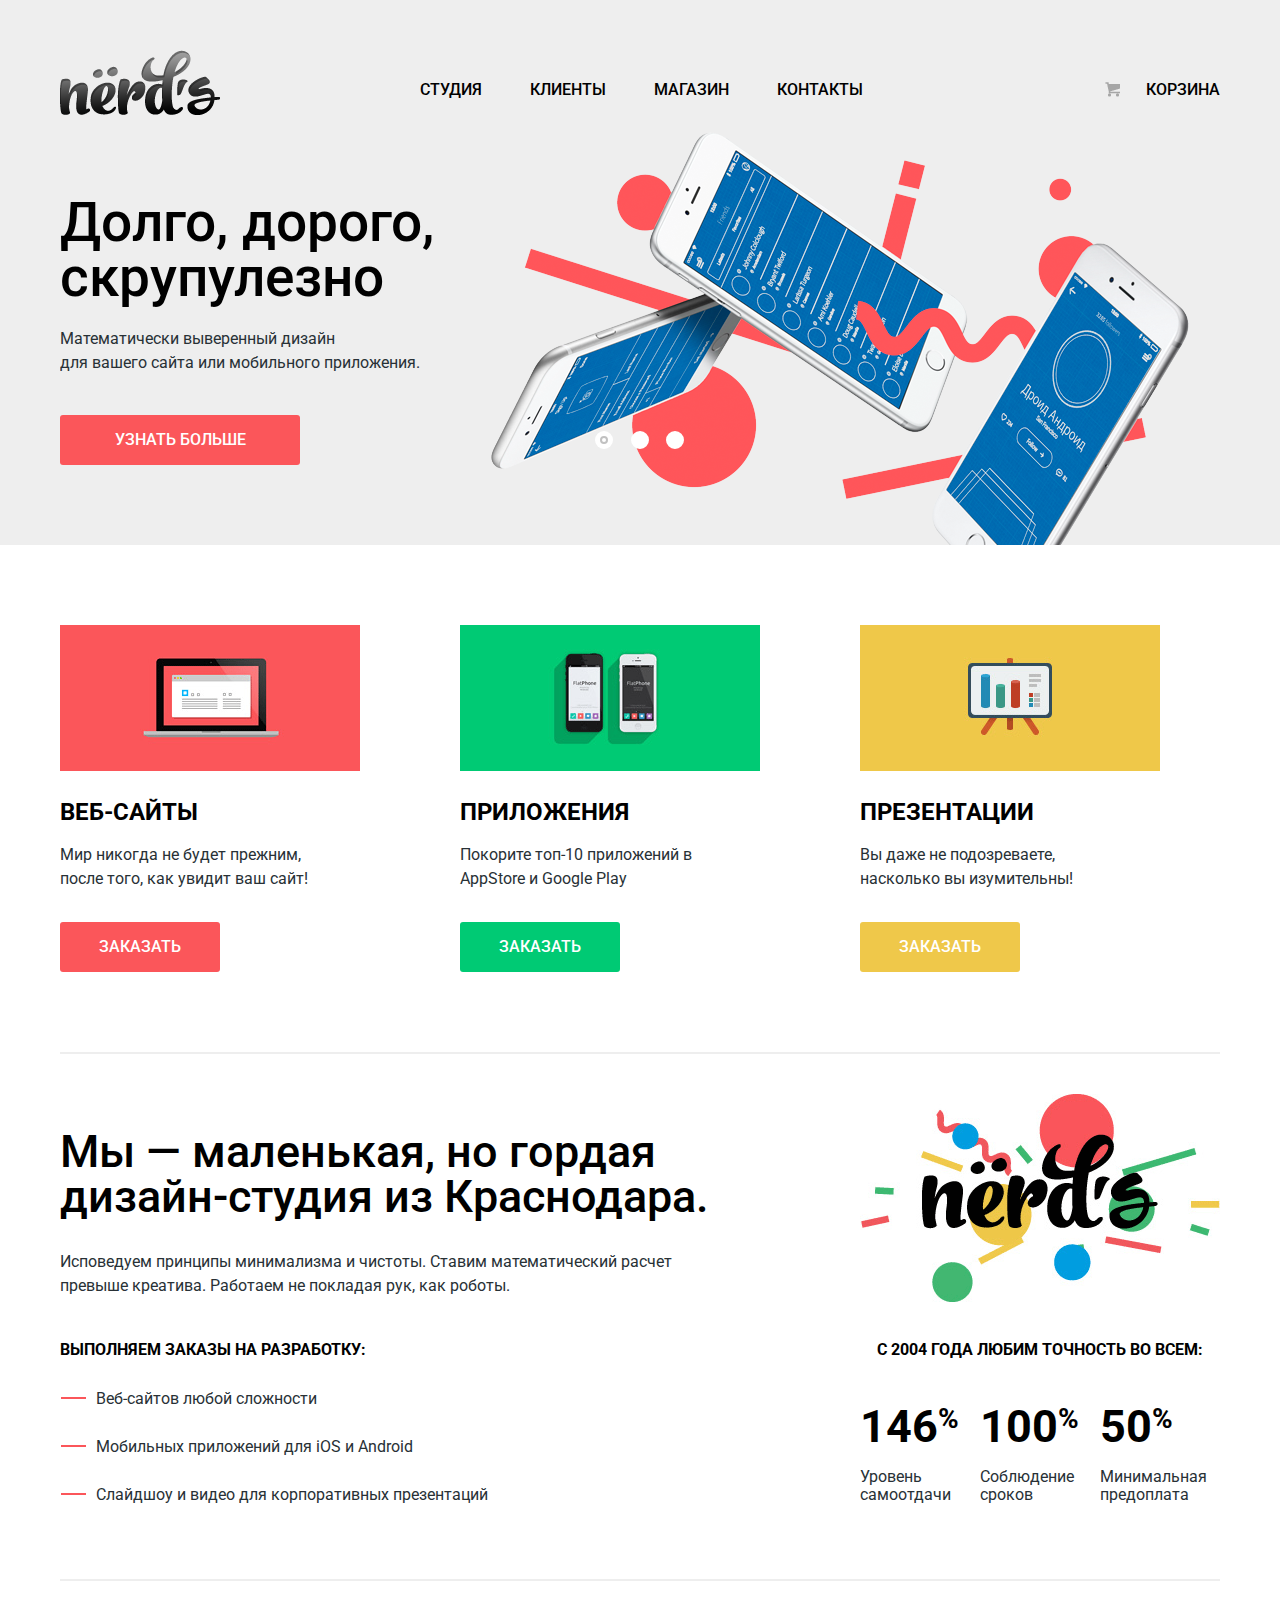
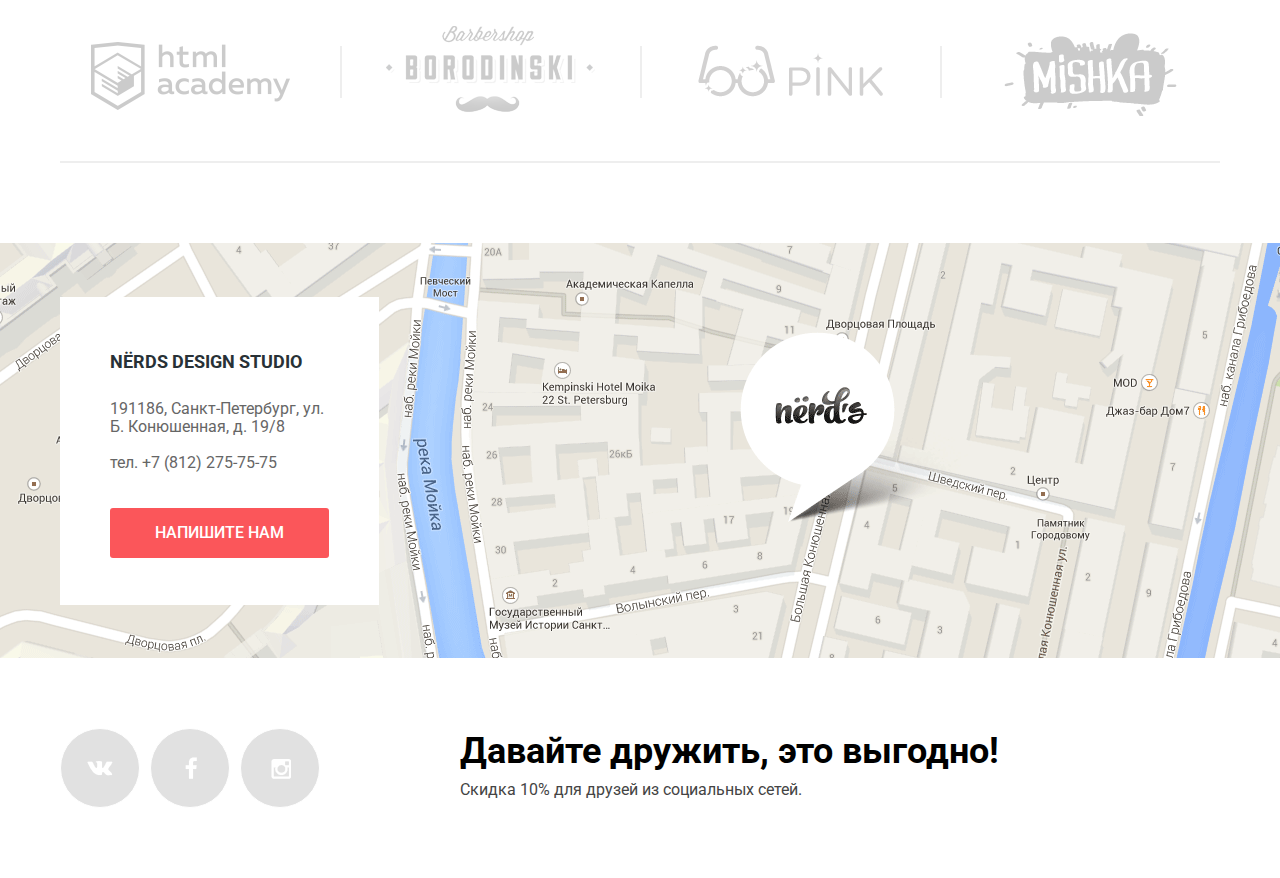
<file: index.html>
<!DOCTYPE html>
<html lang="ru">
    <head>
    <link href="css/normalize.min.css" rel="stylesheet">
    <link href="css/style.min.css" rel="stylesheet">
    <link href="https://fonts.googleapis.com/css?family=Roboto:400,500,700&amp;subset=cyrillic" rel="stylesheet">
    <meta charset="utf-8">
    <title>HTML Academy: Нёрдс</title>
  </head>
    <body>
        <header class="main-header">
            <div class="container clearfix">
                <nav class="main-navigation clearfix">
                    <div class="logo">
                        <a><img src="img/logo.png" width="160" height="65" alt="Нёрдс"></a>
                    </div>
                    <ul class="main-menu">
                        <li><a href="#">Студия</a></li>
                        <li><a href="#">Клиенты</a></li>
                        <li><a href="catalog.html">Магазин</a></li>
                        <li><a href="#">Контакты</a></li>
                    </ul>
                </nav>
                <div class="cart">
                    <a href="#">Корзина</a>
                </div>
                <div class="slider">
                    <input type="radio" id="btn-1" name="toggle" checked>
                    <input type="radio" id="btn-2" name="toggle">
                    <input type="radio" id="btn-3" name="toggle">
                    <div class="slider-controls">
                        <label for="btn-1"></label>
                        <label for="btn-2"></label>
                        <label for="btn-3"></label>
                </div>
                    <div class="slides">
                        <div class="slide-feature">
                            <div class="slide-text">
                                <h2>Долго, дорого, скрупулезно</h2>
                                <p>Математически выверенный дизайн<br>
                                для вашего сайта или мобильного приложения.</p>
                                <a class="btn" href="#">Узнать больше</a>
                            </div>
                        </div>
                        <div class="slide-feature">
                           <div class="slide-text">
                                <h2>Любим математику, как никто другой</h2>
                                <p>Никакого креатива, только математические формулы<br>
                                для расчета идеальных пропорций.</p>
                            <a class="btn" href="#">Узнать больше</a>
                            </div>
</div>
                        <div class="slide-feature">
                           <div class="slide-text">
                            <h2>Только ночь,<br> только хардкор</h2>
                                <p>Работать днем, как все? Мы против этого.<br>
                                Ближе к полуночи работа только начинается</p>
                                <a class="btn" href="#">Узнать больше</a>
                            </div>
</div>
                    </div>
                </div>
            </div>
        </header>
        <main>
            <div class="offers">
                <div class="container clearfix">
                    <div class="offer-column">
                       <img src="img/sites.png" width="300" height="146" alt="Веб-сайты">
                       <h3>Веб-сайты</h3>
                       <p>Мир никогда не будет прежним,<br>
                       после того, как увидит ваш сайт!</p>
                       <a href="#" class="btn btn-red">Заказать</a>
                    </div>
                    <div class="offer-column ">
                        <img src="img/apps.png" width="300" height="146" alt="Приложения">
                        <h3>Приложения</h3>
                        <p>Покорите топ-10 приложений в<br>
                        AppStore и Google Play</p>
                        <a href="#" class="btn btn-green">Заказать</a>
                    </div>
                    <div class="offer-column">
                        <img src="img/presentations.png" width="300" height="146" alt="Презентации">
                        <h3>Презентации</h3>
                        <p>Вы даже не подозреваете,<br>
                        насколько вы изумительны!</p>
                        <a href="#" class="btn btn-yellow">Заказать</a>

                    </div>
                    <div class="hr"></div>
                </div>
            </div>
            <div class="studio">
                <div class="container clearfix">
                    <div class="studio-features column-left">
                        <header class="features-header">Мы 	&mdash; маленькая, но гордая дизайн-студия из Краснодара.</header>
                        <p>Исповедуем принципы минимализма и чистоты. Ставим математический расчет превыше креатива. Работаем не покладая рук, как роботы.</p>
                        <h5>Выполняем заказы на разработку:</h5>
                        <ul>
                            <li>Веб-сайтов любой сложности</li>
                            <li>Мобильных приложений для iOS и Android</li>
                            <li>Слайдшоу и видео для корпоративных презентаций</li>
                        </ul>
                    </div>
                    <div class="studio-features column-right clearfix">
                        <img src="img/nerds.png" width="360" height="208" alt="Nerds">
                        <b class="subtitle">С 2004 года любим точность во всем:</b>
                        <div class="statistics clearfix">
                            <div class="statistics-column">
                                <span class="statistics-percent">146<sup>%</sup></span>
                                <p>Уровень самоотдачи</p>
                            </div>
                            <div class="statistics-column">
                                <span class="statistics-percent">100<sup>%</sup></span>
                                <p>Соблюдение сроков</p>
                            </div>
                            <div class="statistics-column">
                                <span class="statistics-percent">50<sup>%</sup></span>
                                <p>Минимальная предоплата</p>
                            </div>

                        </div>
                    </div>
                    <div class="our-clients clearfix">
                        <a href="#"><img src="img/c_htmlacademy.png" width="199" height="90" alt="HTML academy"></a>
                        <a href="#"><img src="img/c_barbershop.png" width="209" height="90" alt="Barbershop"></a>
                        <a href="#"><img src="img/c_pink.png" width="185" height="90" alt="Pink"></a>
                        <a href="#"><img src="img/c_mishka.png" width="173" height="90" alt="Mishka"></a>
                    </div>
                </div>
            </div>
        </main>
        <div class="contacts">
            <script type="text/javascript" charset="utf-8" async src="https://api-maps.yandex.ru/services/constructor/1.0/js/?sid=lVzua_i5UKK4bSViqxrnRqokc0dyRSr1&amp;width=100%25&amp;height=415&amp;lang=ru_RU&amp;sourceType=constructor&amp;scroll=true"></script>
            <div class="container clearfix">
                <div class="address">
                    <h4>Nёrds design studio</h4>
                    <p>191186, Санкт-Петербург, ул. Б. Конюшенная, д. 19/8</p>
                    <p>тел. +7 (812) 275-75-75</p>
                    <a href="feedback.html" class="btn feedback">Напишите нам</a>
                </div>
            </div>
</div>
        <footer>
            <div class="container clearfix">
                <div class="social">
                    <ul>
                        <li><a class="social-btn vk" href="#">Вконтакте</a></li>
                        <li><a class="social-btn facebook" href="#">Facebook</a></li>
                        <li><a class="social-btn instagram" href="#">Instagram</a></li>
                    </ul>
              </div>
                <div class="social-discount">
                    <div class="discount-header">Давайте дружить, это выгодно!</div>
                    <p>Скидка 10% для друзей из социальных сетей.</p>
                </div>
            </div>
        </footer>
        <div class="modal-feedback">
           <button class="modal-feedback-close" type="button" title="Закрыть">Закрыть</button>
            <h2 class="modal-feedback-title">Напишите нам</h2>
            <form class="feedback-form" method="post" action="#">
                <div class="feedback-column"><label><span class="feedback-label">Ваше имя:</span><input type="text" id="username" name="username" placeholder="Представьтесь, пожалуйста"></label></div>
                
                <div class="feedback-column"><label><span class="feedback-label">Ваш e-mail:</span><input type="email" id="email" name="email" placeholder="Для отправки ответа"></label></div>
                
                <div class="feedback-textarea"><label><span class="feedback-label">Текст письма:</span><textarea id="message" name="message" rows="5" placeholder="В свободной форме"></textarea></label></div>
                <input type="submit" class="btn" value="Отправить">
            </form>
        </div>
        <script src="js/feedback.min.js"></script>
    </body>
</html>
</file>
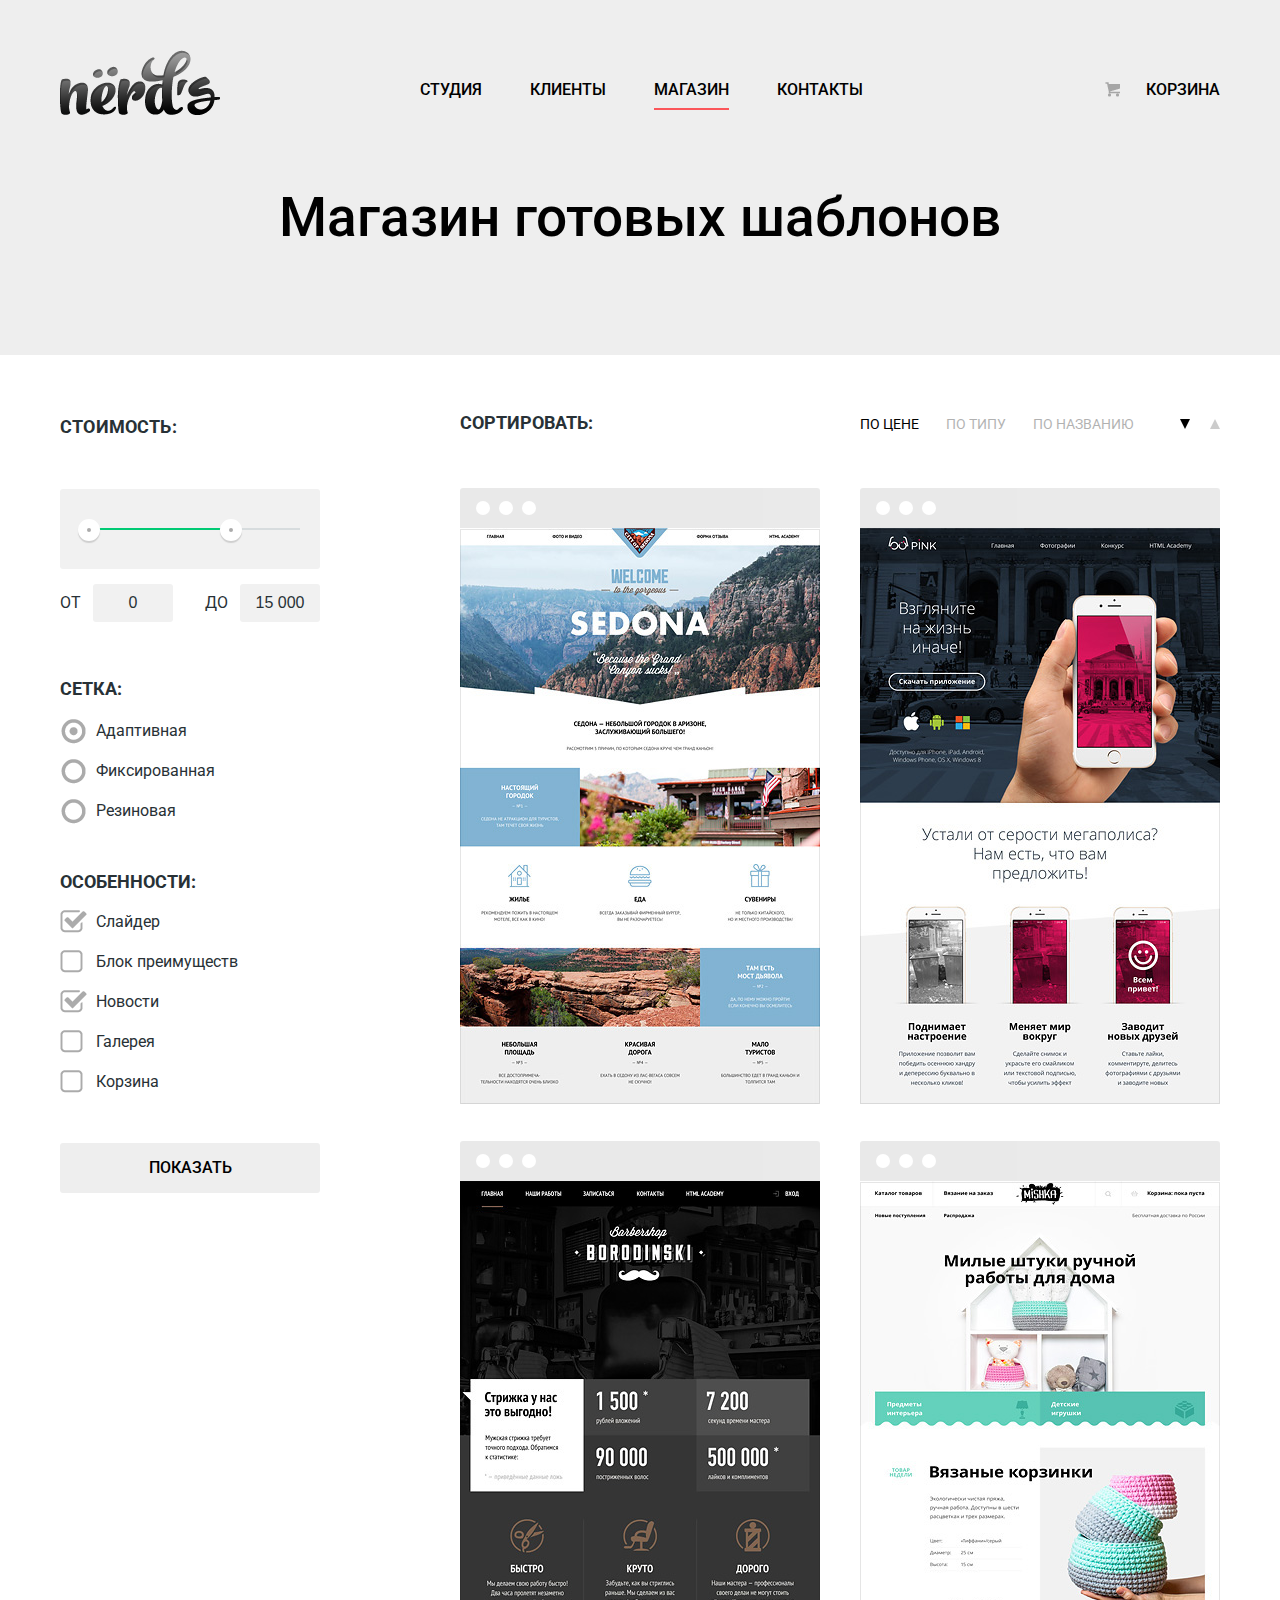
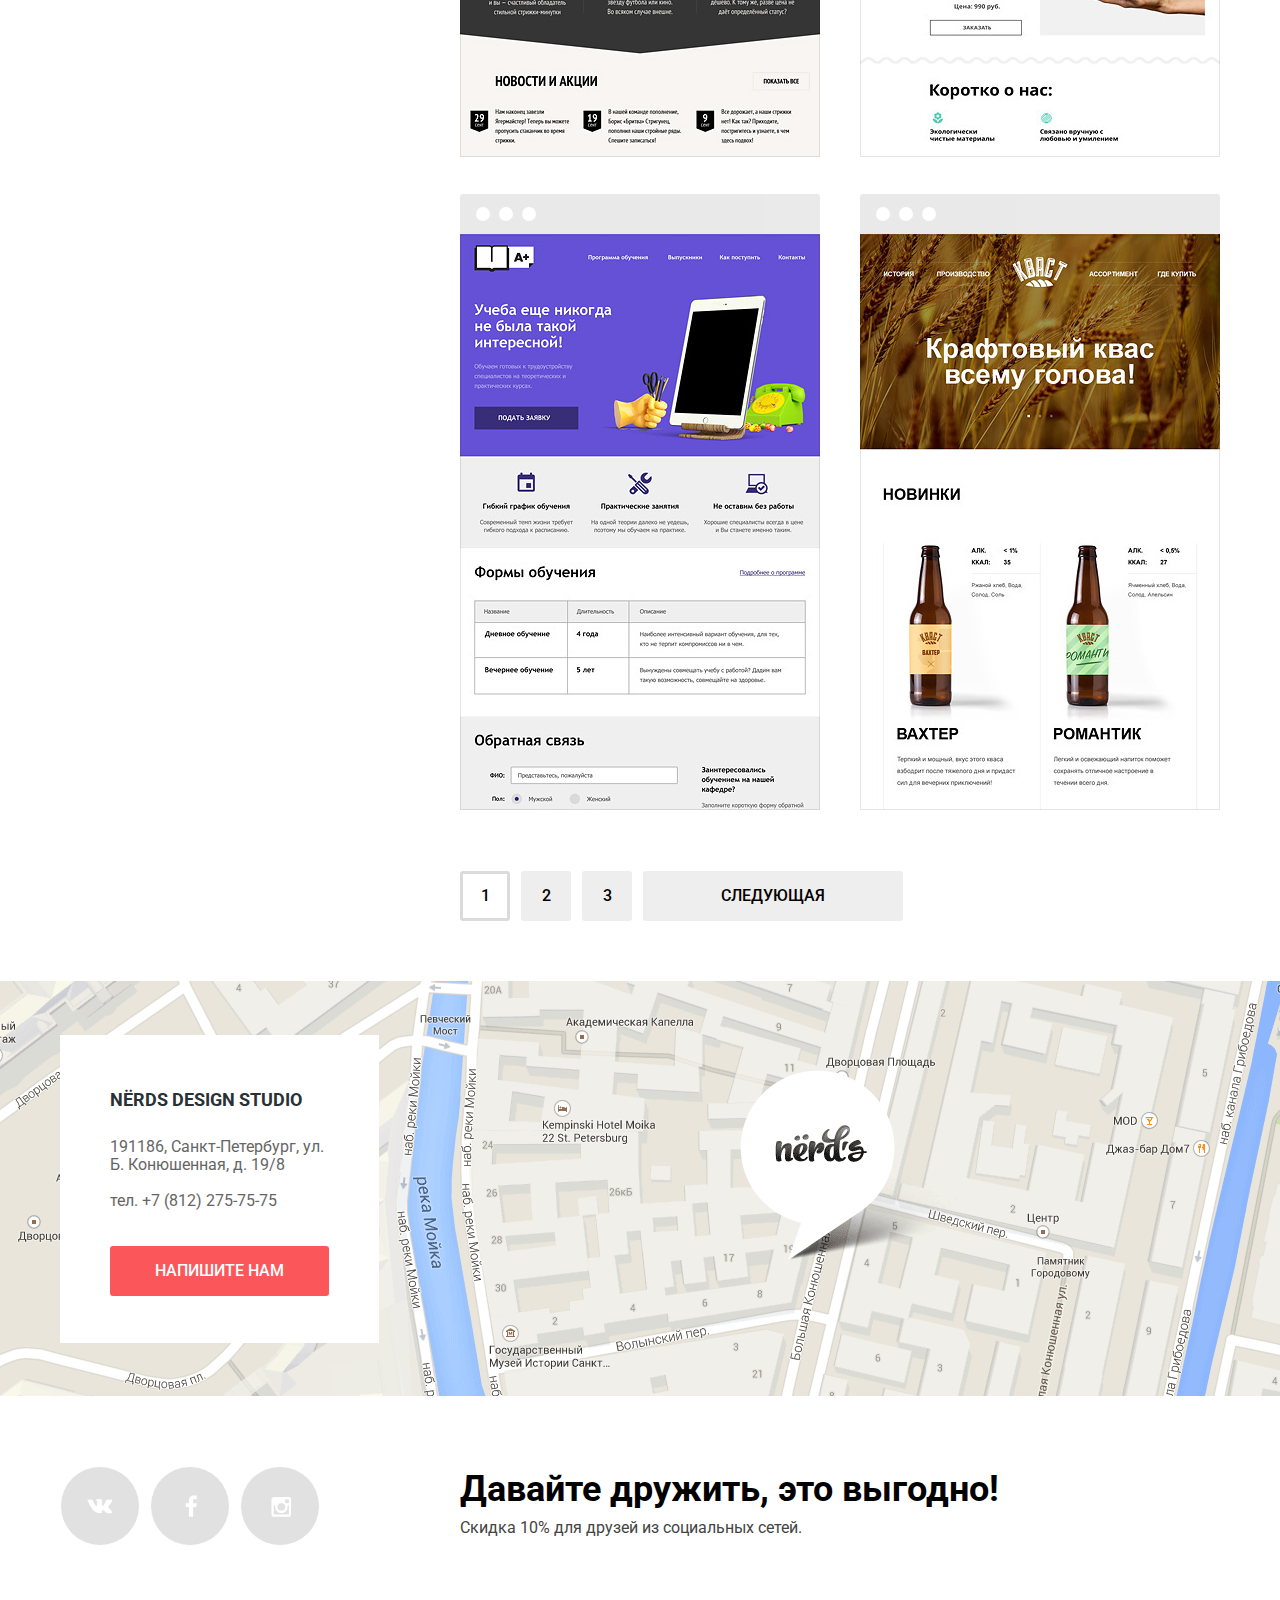
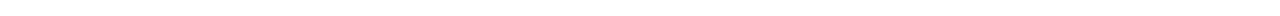
<file: catalog.html>
<!DOCTYPE html>
<html lang="ru" class="no-js">
    <head>
        <link href="css/normalize.min.css" rel="stylesheet">
        <link href="css/style.min.css" rel="stylesheet">
        <meta charset="utf-8">
        <link href="https://fonts.googleapis.com/css?family=Roboto:400,500,700&amp;subset=cyrillic" rel="stylesheet">
        <title>Магазин готовых шаблонов: Нёрдс</title>
    </head>
    <body>
        <header class="main-header">
            <div class="container clearfix">
                <nav class="main-navigation clearfix">
                    <div class="logo">
                        <a href="index.html"><img src="img/logo.png" width="160" height="65" alt="Нёрдс"></a>
                    </div>
                    <ul class="main-menu">
                        <li><a href="index.html">Студия</a></li>
                        <li><a href="#">Клиенты</a></li>
                        <li  class="active"><a>Магазин</a></li>
                        <li><a href="#">Контакты</a></li>
                    </ul>
                </nav>
                <div class="cart">
                    <a href="#">Корзина</a>
                </div>
                <h1>Магазин готовых шаблонов</h1>
            </div>

        </header>
        <main>
            <div class="container clearfix">
                <div class="catalog-filters">
                    <form action="#" method="get">
                        <div class="filter-price">
                            <b class="filter-group">Стоимость:</b>
                            <div class="range-filter">
                            <div class="range-controls">
                                <div class="scale">
                                <div class="bar"></div>
                                </div>
                                <div class="toggle min-toggle"></div>
                                <div class="toggle max-toggle"></div>
                            </div>
                            <div class="price-controls">
                                <label>от<input class="min-price" name="min-price" type="text" value="0"></label>
                                <label>до<input class="max-price" name="max-price" type="text" value="15 000"></label>
                            </div>
                            </div>
                        </div>
                        <div class="filter-grid">
                            <b class="filter-group">Сетка:</b>
                            <label class="filter-label"><input type="radio" name="grid" value="adaptive" checked>Адаптивная<span></span></label>
                            <label class="filter-label"><input type="radio" name="grid" value="fixed">Фиксированная<span></span></label>
                            <label class="filter-label"><input type="radio" name="grid" value="liquid">Резиновая<span></span></label>
                        </div>
                        <div class= "filter-features">
                            <b class="filter-group">Особенности:</b>
                            <label class="filter-label"><input type="checkbox" name="slider" id="slider" checked>Слайдер<span></span></label>
                            <label class="filter-label"><input type="checkbox" name="features-block" id="features-block">Блок преимуществ<span></span></label>
                            <label class="filter-label"><input type="checkbox" name="news" id="news" checked>Новости<span></span></label>
                            <label class="filter-label"><input type="checkbox" name="gallery" id="gallery">Галерея<span></span></label>
                            <label class="filter-label"><input type="checkbox" name="cart" id="cart">Корзина<span></span></label>
                        </div>
                        <input type="submit" value="Показать" class="btn js-submit">
                        <a class="btn no-js-submit" href="#">Показать</a>
                    </form>
                </div>
                <div class="catalog-gallery">
                    <div class="catalog-sorting clearfix">
                    <span class="sorting-header">Сортировать:</span>
                    <div class="select-type">
                        <ul>
                          <li><a class="active" href="#">По цене</a></li>
                          <li><a href="#">По типу</a></li>
                          <li><a href="#">По названию</a></li>
                        </ul>
                    </div>
                        <div class="sorting-type">
                            <ul class="clearfix">
                                <li class="triangle-down"><a class="active" href="#"></a></li>
                                <li class="triangle-up"><a href="#"></a></li>
                            </ul>
                        </div>
                    </div>
                        <div class="catalog-item-list clearfix">

                            <!--Sedona-->
                            <div class="catalog-item">
                                <div class="catalog-item-top"></div>
                                <img src="img/g_sedona.jpg" width="360" height="575" alt="Sedona">
                                <div class="catalog-item-info">
                                    <h2><a class="catalog-item-name" href="#">Sedona</a></h2>
                                    <p>Информационный сайт<br>для туристов.</p>
                                    <a href="#" class="buy-item">9 900 руб.</a>
                                </div>
                            </div>

                            <!--Pink-->
                            <div class="catalog-item">
                                <div class="catalog-item-top"></div>
                                <img src="img/g_pink.jpg" width="360" height="575" alt="Pink">
                                <div class="catalog-item-info">
                                    <h2><a class="catalog-item-name" href="#">Pink app</a></h2>
                                    <p>Продуктовый лендинг<br>приложения для iOS и Android</p>
                                    <a class="buy-item" href="#">9 900 руб.</a>
                                </div>
                            </div>

                            <!--Borodinsky-->
                            <div class="catalog-item">
                                <div class="catalog-item-top"></div>
                                <img src="img/g_barbershop.jpg" width="360" height="575" alt="Barbershop Borodinsky">
                                <div class="catalog-item-info">
                                    <h2><a class="catalog-item-name" href="#">Barbershop</a></h2>
                                    <p>Сайт салона красоты.<br>Для мужчин, да.</p>
                                    <a class="buy-item" href="#">9 900 руб.</a>
                                </div>
                            </div>

                            <!--Mishka-->
                            <div class="catalog-item">
                                <div class="catalog-item-top"></div>
                                <img src="img/g_mishka.jpg" width="360" height="575" alt="Mishka">
                                <div class="catalog-item-info">
                                    <h2><a class="catalog-item-name" href="#">Mishka</a></h2>
                                    <p>Интернет-магазин<br>вязаных игрушек</p>
                                    <a class="buy-item" href="#">9 900 руб.</a>
                                </div>
                            </div>

                            <!--Обучение-->
                            <div class="catalog-item">
                                <div class="catalog-item-top"></div>
                                <img src="img/g_aplus.jpg" width="360" height="575" alt="A plus">
                                <div class="catalog-item-info">
                                    <h2><a class="catalog-item-name" href="#">A plus</a></h2>
                                    <p>Лендинг курсов повышения<br>квалификации</p>
                                    <a class="buy-item" href="#">9 900 руб.</a>
                                </div>
                            </div>

                            <!--Кваст-->
                            <div class="catalog-item">
                                <div class="catalog-item-top"></div>
                                <img src="img/g_kvas.jpg" width="360" height="575" alt="Кваст">
                                <div class="catalog-item-info">
                                    <h2><a class="catalog-item-name" href="#">Кваст</a></h2>
                                    <p>Промо-сайт производителя<br>крафтового кваса</p>
                                    <a class="buy-item" href="#">9 900 руб.</a>
                                </div>
                            </div>
                        </div>

                <div class="pagination">
                   <ul>
                       <li class="page-btn page-btn-active"><a>1</a></li>
                       <li class="page-btn"><a href="#">2</a></li>
                       <li class="page-btn"><a href="#">3</a></li>
                       <li class="page-btn next-page"><a href="#">Следующая</a></li>
                    </ul>
                </div>
                </div>
            </div>
        </main>
        <div class="contacts">
           <script type="text/javascript" charset="utf-8" async src="https://api-maps.yandex.ru/services/constructor/1.0/js/?sid=lVzua_i5UKK4bSViqxrnRqokc0dyRSr1&amp;width=100%25&amp;height=415&amp;lang=ru_RU&amp;sourceType=constructor&amp;scroll=true"></script>
            <div class="container clearfix">
                <div class="address">
                    <h4>Nёrds design studio</h4>
                    <p>191186, Санкт-Петербург, ул. Б. Конюшенная, д. 19/8</p>
                    <p>тел. +7 (812) 275-75-75</p>
                    <a href="feedback.html" class="btn">Напишите нам</a>
                </div>
            </div>
        </div>
        <footer>
            <div class="container clearfix">
                <div class="social">
                    <ul>
                        <li><a class="social-btn vk" href="#">Вконтакте</a></li>
                        <li><a class="social-btn facebook" href="#">Facebook</a></li>
                        <li><a class="social-btn instagram" href="#">Instagram</a></li>
                    </ul>
                </div>
                <div class="social-discount">
                    <div class="discount-header">Давайте дружить, это выгодно!</div>
                    <p>Скидка 10% для друзей из социальных сетей.</p>
                </div>
            </div>
        </footer>
        <div class="modal-feedback">
           <button class="modal-feedback-close" type="button" title="Закрыть">Закрыть</button>
            <h2 class="modal-feedback-title">Напишите нам</h2>
            <form class="feedback-form" method="post" action="#">
                <div class="feedback-column"><label><span class="feedback-label">Ваше имя:</span><input type="text" id="username" name="username" placeholder="Представьтесь, пожалуйста"></label></div>
                
                <div class="feedback-column"><label><span class="feedback-label">Ваш e-mail:</span><input type="email" id="email" name="email" placeholder="Для отправки ответа"></label></div>
                
                <div class="feedback-textarea"><label><span class="feedback-label">Текст письма:</span><textarea id="message" name="message" rows="5" placeholder="В свободной форме"></textarea></label></div>
                <input type="submit" class="btn" value="Отправить">
            </form>
        </div>
        <script>
            var html = document.documentElement;
            html.className = html.className.replace("no-js", "js");
        </script>
        <script src="js/feedback.min.js"></script>
    </body>
</html>
</file>
<file: css/style.min.css>
.offer-column h3,body{font-family:Roboto,Verdana,sans-serif;padding:0}body{min-width:1200px;font-size:16px;line-height:24px;color:#283136;font-weight:400}.catalog-item img{max-width:100%;height:auto}.offer-column h3{font-weight:700;margin:0;text-transform:uppercase;color:#000;font-size:24px;line-height:30px}.clearfix::after{content:"";display:table;clear:both}.main-header{padding-top:50px;background-color:#eee}.container{width:1160px;padding:0 20px;margin:0 auto}.logo,.main-navigation{width:980px;float:left}.logo{width:160px;margin-right:200px}.logo,.logo a{line-height:0}.main-navigation ul{list-style:none;width:620px;float:left;padding:0;margin:0;font-size:0}.cart,.logo a,.main-navigation li{display:inline-block;vertical-align:top}.main-navigation li{margin-right:48px;padding:25px 0 3px;white-space:nowrap;position:relative}.cart,.slider{position:relative}.cart{max-width:160px;float:right;padding-bottom:3px;padding-top:25px;padding-left:40px;text-align:right}.cart::before{content:"";width:16px;height:16px;background-image:url(../img/sprite.png);background-position:0 -11px;position:absolute;top:32px;right:99px;opacity:.3}.cart a,.main-menu a{display:block;font-size:16px;line-height:30px;font-weight:500;color:#000;text-transform:uppercase;text-decoration:none;position:relative}.main-header .active{color:#000;border-bottom:solid 2px #fb565a}.main-header .active:hover{color:#000}.cart a:hover,.main-menu a:hover{color:#fb565a}.cart a:active,.main-menu a:active{color:#000;opacity:.3}.logo:hover{opacity:.8}.logo a:active{opacity:.3}.slider{clear:both;width:1160px;height:430px;margin:0 auto}.slides{min-height:430px}.slider input{position:absolute;opacity:0}.slider-controls{position:absolute;bottom:96px;width:240px;height:18px;left:50%;margin-left:-112px;text-align:center;z-index:100;font-size:0}.slider-controls label{display:inline-block;vertical-align:top;width:8px;height:8px;margin:0 17px 0 0;background-color:#fff;border:5px solid #fff;border-radius:50%;cursor:pointer}#btn-1:checked~.slider-controls label[for=btn-1],#btn-2:checked~.slider-controls label[for=btn-2],#btn-3:checked~.slider-controls label[for=btn-3]{margin:5px 23px 5px 5px;width:4px;height:4px;border:2px solid #c1c1c1;box-shadow:0 0 0 5px #fff;vertical-align:top}.slide-feature{width:100%;height:100%;overflow:hidden;background-color:#eee;position:absolute;top:0;left:0;display:none}.slide-feature:nth-child(1){background-image:url(../img/slide1.png);background-color:#eee;background-repeat:no-repeat;background-position:431px 17px}.slide-feature:nth-child(2),.slide-feature:nth-child(3){background-image:url(../img/slide2.png);background-color:#eee;background-repeat:no-repeat;background-position:496px 0}.slide-feature:nth-child(3){background-image:url(../img/slide3.png);background-position:401px 18px}#btn-1:checked~.slides .slide-feature:nth-child(1),#btn-2:checked~.slides .slide-feature:nth-child(2),#btn-3:checked~.slides .slide-feature:nth-child(3){display:block}.slide-text{width:560px;margin-top:80px}.catalog-item h2,.main-header h1,.slide-feature h2{font-size:55px;line-height:55px;color:#000;font-weight:500;font-family:Roboto,Verdana,sans-serif}.slide-feature h2{margin:0 0 22px}.offers,.slider p{margin-bottom:40px}.main-header h1{float:left;clear:both;width:100%;margin-top:75px;margin-bottom:110px;text-align:center}.offers{margin-top:80px}.offer-column{width:300px;float:left;margin-right:100px;margin-bottom:80px}.offer-column:nth-child(3){margin-right:0}.offers .hr{float:left;margin:0;width:100%;background:#eee;height:2px;border:none}.column-left{width:700px;float:left;margin-top:35px}.column-left p{width:680px}.column-right{width:360px;float:right;margin-bottom:75px;min-height:410px}.offer-column img{margin-bottom:19px}.features-header,.offer-column p{margin-bottom:31px}.features-header{font-size:45px;line-height:45px;font-weight:500;color:#000}.studio-features p{margin-bottom:40px}.studio-features h5{margin-bottom:25px;font-weight:700;text-transform:uppercase;font-size:16px;line-height:24px;color:#000}.studio-features ul{list-style:none;margin:0;padding:0}.studio-features li{padding-left:36px;margin-bottom:24px;position:relative}.filter-features label:last-child,.filter-grid label:last-child,.studio-features li:last-child{margin-bottom:0}.studio-features li::before{content:"";width:25px;height:2px;background-color:#fb565a;position:absolute;top:10px;left:1px}.studio-features img{margin-bottom:29px}.statistics-column{float:left;width:100px;margin-right:20px}.statistics-column:last-child{width:105px;margin-right:0}.studio-features .subtitle{display:block;text-align:center;font-weight:700;text-transform:uppercase;margin-bottom:30px;color:#000}.studio-features .statistics-percent{font-size:45px;line-height:70px;font-weight:700;color:#000}.statistics-percent sup{font-size:28px;line-height:30px}.statistics-column p{margin:6px 0 0;line-height:18px}.our-clients{clear:both;margin-bottom:80px;border-top:solid 2px #eee;border-bottom:solid 2px #eee;font-size:0;position:relative}.our-clients a{display:inline-block;vertical-align:middle;width:260px;margin:0 20px;line-height:180px;text-align:center;position:relative}.our-clients img{vertical-align:middle;opacity:.2;cursor:pointer}.our-clients img:hover{opacity:1}.our-clients img:active{opacity:.1}.our-clients a:first-child{margin-left:0}.our-clients a:last-child,.select-type li:last-child,.social li:last-child{margin-right:0}.our-clients a::after{content:"";width:2px;height:52px;background-color:#eee;position:absolute;top:65px;left:280px}.our-clients a:last-child::after{display:none}.contacts{height:415px;position:relative;background-image:url(../img/map.png);background-color:#edebe4;background-repeat:no-repeat;background-position:center}.address{float:left;max-width:219px;padding:50px 50px 47px;margin-top:54px;background-color:#fff;position:absolute;z-index:998;top:0}.address h4{margin:0 0 23px;padding:0;font-size:18px;line-height:30px;font-weight:700;text-transform:uppercase}.address p{line-height:18px;color:#666;margin:0 0 18px;padding:0}.footer{padding:70px 0}.social{float:left;margin-right:140px}.catalog-sorting ul,.social ul{list-style:none;padding:0;margin:0}.social-discount{width:760 px;float:left}.sorting-header{float:left;width:160px;margin-right:240px}.catalog-sorting{margin-bottom:50px}.select-type,.sorting-type{float:left;width:280px;padding-top:4px}.select-type li{display:inline;margin-right:23px;white-space:nowrap}.select-type a{font-size:14px;line-height:18px;text-transform:uppercase;text-decoration:none;color:#000;opacity:.3}.select-type a:hover{opacity:.6}.select-type .active,.select-type a:active,.sorting-type .active{opacity:1}.sorting-type{width:60px;float:right}.sorting-type ul{margin:0;padding:0;text-align:right;font-size:0;position:relative}.sorting-type li{display:inline-block;vertical-align:middle;line-height:0}.sorting-type a,.triangle-down a,.triangle-up a{display:inline-block;vertical-align:middle;width:20px;height:20px}.triangle-down{margin-right:20px}.triangle-down a,.triangle-up a{width:9px;height:9px;border-left:5px solid transparent;border-right:5px solid transparent;opacity:.2;box-sizing:border-box}.triangle-down a{border-top:10px solid #000}.triangle-up a{border-bottom:10px solid #000}.sorting-type a:hover{opacity:.4}.catalog-item:hover .catalog-item-top,.filter-label:hover span,.sorting-type a:active{opacity:1}.catalog-gallery{width:760px;float:right;margin-top:53px}.catalog-item-top{height:40px;background-color:#525252;opacity:.12;border-top-right-radius:3px;border-top-left-radius:3px;position:relative}.catalog-item-top::before{content:"";width:14px;height:14px;border-radius:50%;background-color:#fff;box-shadow:23px 0 0 0 #fff,46px 0 0 0 #fff;position:absolute;top:13px;left:16px}.catalog-item{width:360px;float:left;margin-right:40px;margin-bottom:37px;position:relative;line-height:0}.catalog-item:hover{box-shadow:0 6px 15px 0 rgba(0,1,1,.25)}.catalog-item::after{content:"";width:360px;height:575px;box-shadow:inset 0 0 0 1px rgba(0,1,1,.1);position:absolute;bottom:0;left:0}.catalog-item:hover::after{display:none}.catalog-item:nth-child(2n){margin-right:0}.catalog-item:nth-child(2n+1){clear:both}.catalog-item-info{padding-top:30px;background-color:#eee;text-align:center;position:absolute;bottom:0;left:0;width:100%;display:none}.catalog-item:hover .catalog-item-info{display:block}.catalog-item-info h2{display:inline-block;vertical-align:middle;padding:0;margin:0 0 15px;font-size:18px;line-height:30px;font-weight:700;text-transform:uppercase}.catalog-item-info a:first-child{text-decoration:none;color:#000}.catalog-item-info p{width:240px;margin:auto auto 32px;line-height:18px}.btn,.buy-item{display:inline-block;vertical-align:middle;width:200px;padding-top:16px;padding-bottom:16px;margin-bottom:43px;border-radius:3px;background-color:#fb565a;font-size:16px;line-height:18px;font-weight:500;color:#fff;text-align:center;text-transform:uppercase;text-decoration:none}.modal-feedback .btn{width:260px;margin-top:47px;margin-bottom:0;border:0;outline:none}.address .btn,.offer-column .btn{margin-bottom:0;width:160px}.address .btn{width:219px;margin-top:18px}.slide-feature .btn{width:240px}.offer-column .btn-red{background-color:#fb565a}.offer-column .btn-green{background-color:#00ca74}.offer-column .btn-yellow{background-color:#efc84a}.btn:hover,.buy-item:hover,.offer-column .btn-red:hover{background-color:#e74246}.offer-column .btn-green:hover{background-color:#00bc6c}.offer-column .btn-yellow:hover{background-color:#eab534}.btn:active,.buy-item:active{background-color:#d7373b;box-shadow:inset 0 3px rgba(0,0,0,.1);color:rgba(255,255,255,.3)}.offer-column .btn-red:active{background-color:#d7373b}.offer-column .btn-green:active{background-color:#00aa62}.offer-column .btn-yellow:active{background-color:#e5a722}.catalog-filters .btn,.pagination a{display:block;padding:16px 0;color:#000}.catalog-filters .btn{margin-bottom:0;background-color:#eee;border:0;outline:none;font-family:Roboto,Verdana,sans-serif;width:260px}.pagination{margin-top:24px;margin-bottom:60px;margin-left:0}.pagination ul{list-style:none;padding:0;margin:0;font-size:0}.page-btn,.pagination li,.social li{display:inline-block;vertical-align:middle}.pagination li{width:50px;height:50px;margin-right:11px}.pagination a{width:50px;height:18px;text-align:center;font-size:16px;line-height:18px;font-weight:500;text-decoration:none;text-transform:uppercase}.page-btn{width:50px;margin-right:10px;border-radius:3px;background-color:#eee}.next-page a,.pagination .next-page{width:260px;margin-right:0}.catalog-filters .btn:hover,.page-btn:hover{background-color:#e5e5e5}.catalog-filters .btn:active,.page-btn:active{background-color:#d5d5d5;box-shadow:inset 0 3px rgba(0,0,0,.1);color:rgba(0,0,0,.3)}.pagination .page-btn-active:active{color:#000}.pagination .page-btn-active{width:44px;height:44px;background-color:#fff;border:solid 3px #dbdbdb;box-shadow:none}.page-btn-active a{padding:13px 0;width:44px;height:18px}.social{width:260px;margin-top:70px;margin-bottom:70px;font-size:0}.social-btn,.social-btn:before{display:inline-block;vertical-align:top}.social-btn{width:78px;height:78px;background-color:#e1e1e1;border:1px solid #fff;border-radius:50%;font-size:0;position:relative}.social-btn:before{content:"";position:absolute;background-image:url(../img/sprite.png);background-repeat:no-repeat}.social li{margin-right:10px}.social-btn:hover{background-color:#e74246}.social-btn:active{box-shadow:inset 0 3px 0 0 rgba(0,0,0,.1)}.social-btn:active::before{opacity:.3}.vk:before{width:26px;height:15px;background-position:0 -71px;top:32px;left:26px}.facebook:before{width:12px;height:23px;background-position:0 -146px;top:28px;left:34px}.instagram:before{width:20px;height:20px;background-position:0 -232px;top:30px;left:30px}.social-discount{margin-top:75px}.discount-header{margin-bottom:10px;font-size:36px;line-height:36px;font-weight:700;color:#000}.price-controls input,.social-discount p{font-size:16px;line-height:22px;font-weight:400}.social-discount p{margin:0;padding:0;color:#444}.range-filter{clear:both;width:260px}.range-controls{height:80px;margin-bottom:15px;padding:0 20px;background-color:#f1f1f1;border-radius:3px;overflow:hidden}.range-controls .scale{margin-top:39px;height:2px;background-color:#d7dcde}.range-controls .bar{height:2px;background-color:#00ca74;width:160px}.range-controls .toggle{width:4px;height:4px;border:9px solid #fff;border-radius:50%;background-color:#ababab;box-shadow:0 2px 1px 0 #cfcfcf;cursor:pointer;position:absolute;top:30px;left:18px}.range-controls .max-toggle{left:160px}.price-controls,.range-controls{position:relative}.price-controls input{width:60px;padding:8px 10px;margin-left:12px;border:none;border-radius:3px;background-color:#f1f1f1;color:#283136;text-align:center}.price-controls label{text-transform:uppercase;line-height:22px}.price-controls .min-price{margin-right:28px}.price-controls .max-price{position:absolute;right:0}.catalog-filters{width:260px;float:left;margin-right:140px;margin-top:55px}.filter-group,.sorting-header{display:block;text-transform:uppercase;font-weight:700;font-size:18px;line-height:30px}.filter-group{margin-bottom:15px}.filter-price .filter-group{padding-top:2px;margin-bottom:47px;letter-spacing:.01em}.filter-features .filter-group{margin-bottom:13px}.filter-features input,.filter-grid input{position:absolute;opacity:0;font-size:16px;line-height:20px;color:#283136}.filter-price{margin-bottom:52px}.filter-grid{margin-bottom:44px}.filter-features{margin-bottom:49px}.filter-features label,.filter-grid label{display:block;position:relative;white-space:nowrap;padding-left:36px;margin-bottom:16px}.filter-features span,.filter-grid span{content:"";background-image:url(../img/sprite.png);opacity:.4;position:absolute}.filter-grid span{width:26px;height:26px;background-position:0 156px;left:1px}.filter-features span{width:27px;height:23px;background-position:0 54px;left:0}.filter-features input[type=checkbox]:disabled+span,.filter-grid input[type=radio]:disabled+span{opacity:.1}.filter-grid input[type=radio]:checked+span{background-position:0 205px}.filter-features input[type=checkbox]:checked+span{background-position:0 104px}.no-js .js-submit{display:none}.js .js-submit,.no-js .no-js-submit{display:block}.js .no-js-submit{display:none}.modal-feedback{width:760px;padding:67px 100px 85px;background-color:#fff;color:#000;box-shadow:0 20px 40px 0 rgba(0,0,0,.75);position:fixed;z-index:1000;bottom:180px;left:50%;margin-left:-480px;display:none}.modal-feedback-close{width:22px;height:22px;padding:0;margin:0;border:0;cursor:pointer;background-color:#fff;position:absolute;top:78px;right:90px;font-size:0;opacity:.3;outline:none}.modal-feedback-close::after,.modal-feedback-close::before{content:"";width:22px;height:3px;background-color:#fb565a;border-radius:1px;position:absolute;top:10px;left:0}.modal-feedback-close::before{transform:rotate(45deg)}.modal-feedback-close::after{transform:rotate(-45deg)}.modal-feedback-close:hover{opacity:1}.modal-feedback-close:active{opacity:.1}.modal-feedback h2{font-size:45px;line-height:45px;font-weight:500;margin:0 0 40px;color:#000}.feedback-form{font-size:0}.feedback-column{display:inline-block;vertical-align:middle;margin-bottom:33px}.feedback-column:first-child{margin-right:40px}.feedback-textarea{margin:0}.feedback-label{display:block;width:160px;margin-bottom:10px;font-size:16px;line-height:18px;font-weight:700}.feedback-form input[type=email],.feedback-form input[type=text],.feedback-form textarea{font-size:16px;line-height:18px;font-weight:400;color:rgba(68,68,68,.5);font-family:Roboto,Verdana,sans-serif;background-color:#fff;border-radius:3px;border:2px solid #d7dcde;outline:none;padding:14px;box-sizing:border-box;width:360px}.feedback-form textarea{width:100%;resize:none;padding:10px 10px 12px 14px;vertical-align:top}.feedback-form input[type=email]:hover,.feedback-form input[type=text]:hover,.feedback-form textarea:hover{border:2px solid #b4b9bb}.feedback-form input[type=email]:focus,.feedback-form input[type=text]:focus,.feedback-form textarea:focus{border:2px solid #000;color:#000}.feedback-form input[type=email]:invalid,.feedback-form input[type=text]:invalid,.feedback-form textarea:invalid{border:2px solid #e74246;color:#e74246}.modal-feedback-show{display:block;-webkit-animation:feedback-appear .5s;animation:feedback-appear .5s}.modal-feedback-error{-webkit-animation:feedback-error .3s;animation:feedback-error .3s}@-webkit-keyframes feedback-error{0%,to{-webkit-transform:none;transform:none}20%,60%{-webkit-transform:rotate(.5deg);transform:rotate(.5deg)}40%,80%{-webkit-transform:rotate(-.5deg);transform:rotate(-.5deg)}}@keyframes feedback-error{0%,to{-webkit-transform:none;transform:none}20%,60%{-webkit-transform:rotate(.5deg);transform:rotate(.5deg)}40%,80%{-webkit-transform:rotate(-.5deg);transform:rotate(-.5deg)}}@-webkit-keyframes feedback-appear{0%{-webkit-transform:scale(0);transform:scale(0)}to{-webkit-transform:scale(1);transform:scale(1)}}@keyframes feedback-appear{0%{-webkit-transform:scale(0);transform:scale(0)}to{-webkit-transform:scale(1);transform:scale(1)}}
</file>
